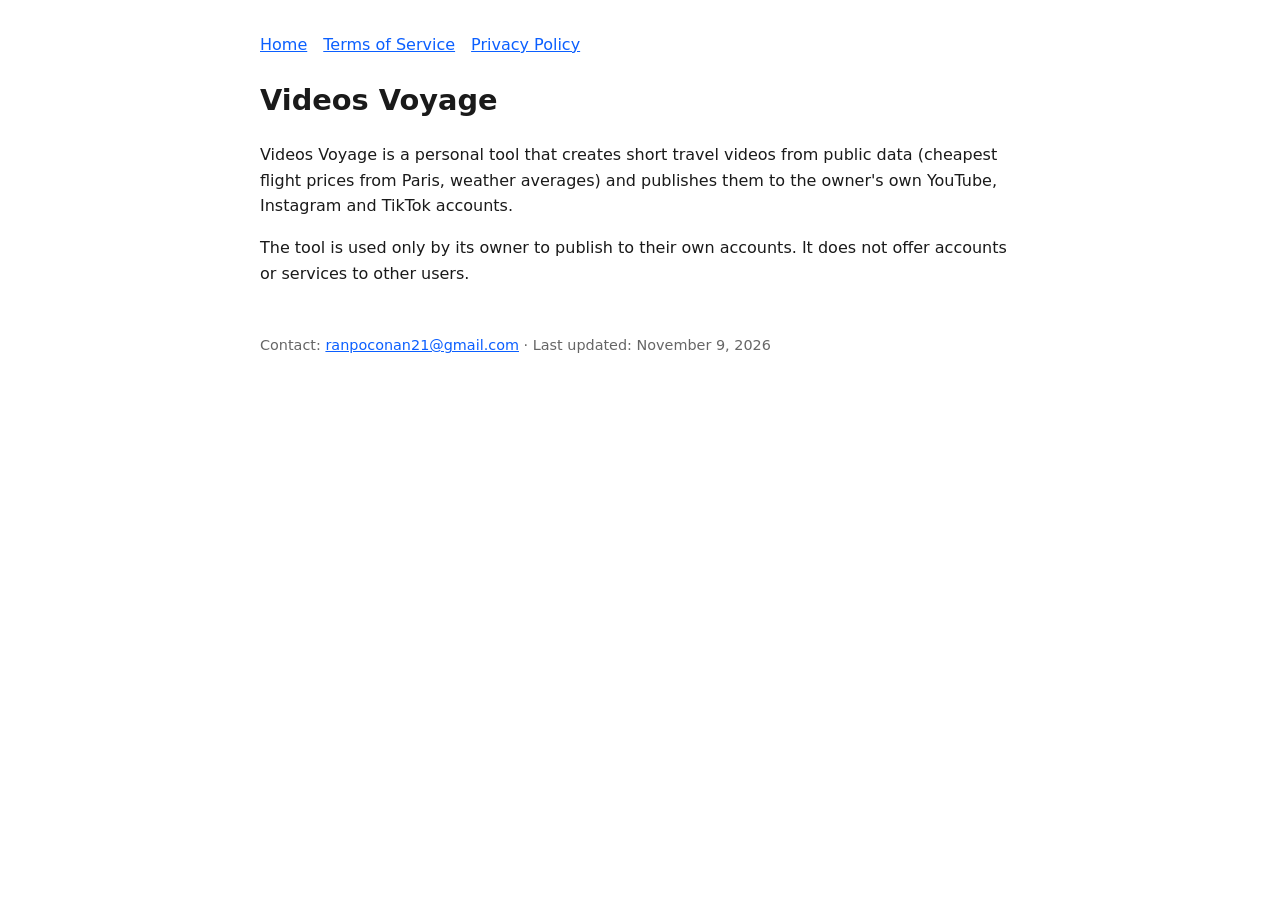
<file: index.html>
<!doctype html><html lang="en"><head><meta charset="utf-8"><meta name="viewport" content="width=device-width,initial-scale=1"><link rel="stylesheet" href="style.css"><title>Videos Voyage</title></head><body><nav><a href="index.html">Home</a><a href="terms.html">Terms of Service</a><a href="privacy.html">Privacy Policy</a></nav>
<h1>Videos Voyage</h1>
<p>Videos Voyage is a personal tool that creates short travel videos from public data (cheapest flight prices from Paris, weather averages) and publishes them to the owner's own YouTube, Instagram and TikTok accounts.</p>
<p>The tool is used only by its owner to publish to their own accounts. It does not offer accounts or services to other users.</p>
<footer>Contact: <a href="mailto:ranpoconan21@gmail.com">ranpoconan21@gmail.com</a> · Last updated: November 9, 2026</footer></body></html>
</file>
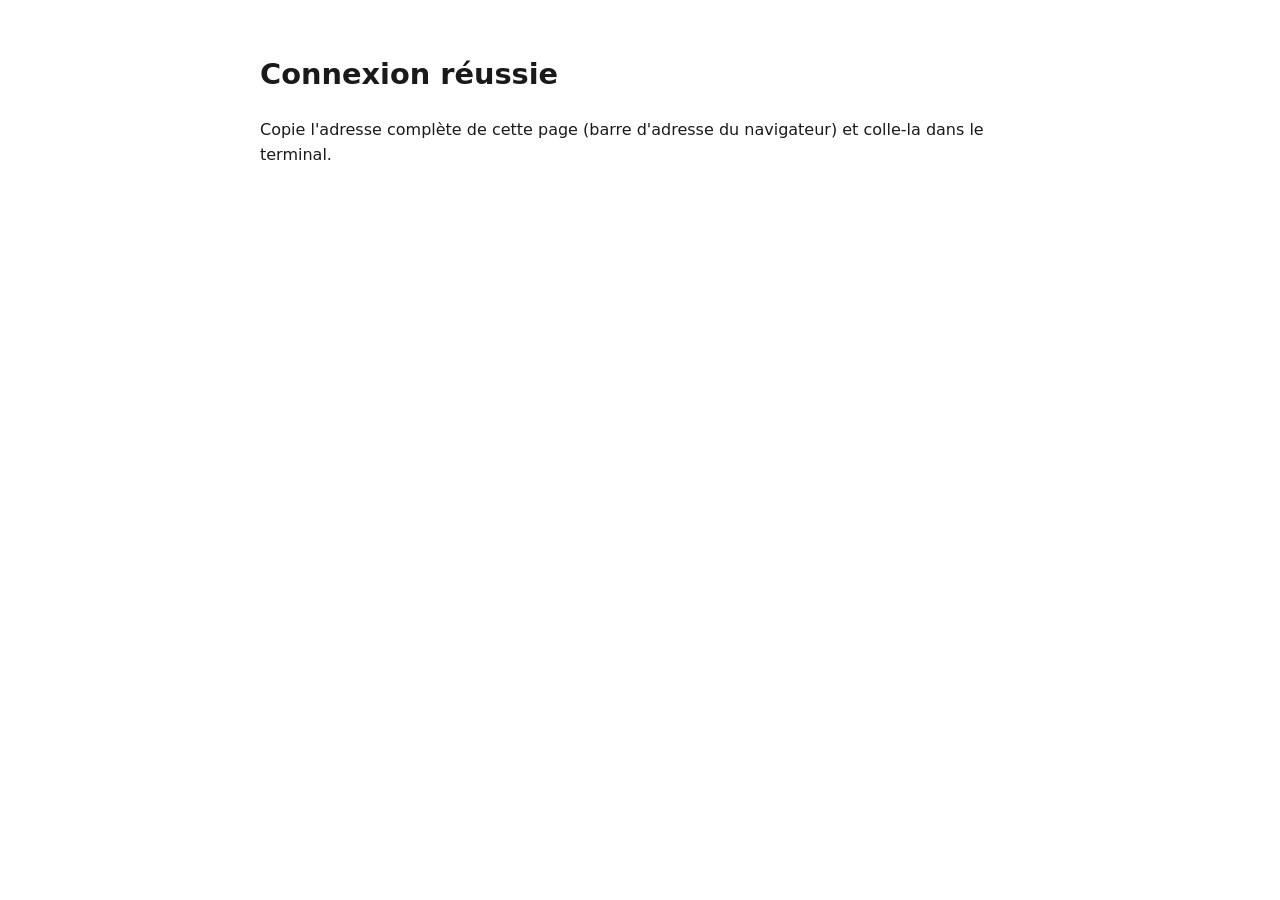
<file: callback.html>
<!doctype html><html lang="en"><head><meta charset="utf-8"><meta name="viewport" content="width=device-width,initial-scale=1"><link rel="stylesheet" href="style.css"><title>Connexion – Videos Voyage</title></head><body>
<h1>Connexion réussie</h1>
<p>Copie l'adresse complète de cette page (barre d'adresse du navigateur) et colle-la dans le terminal.</p>
</body></html>
</file>
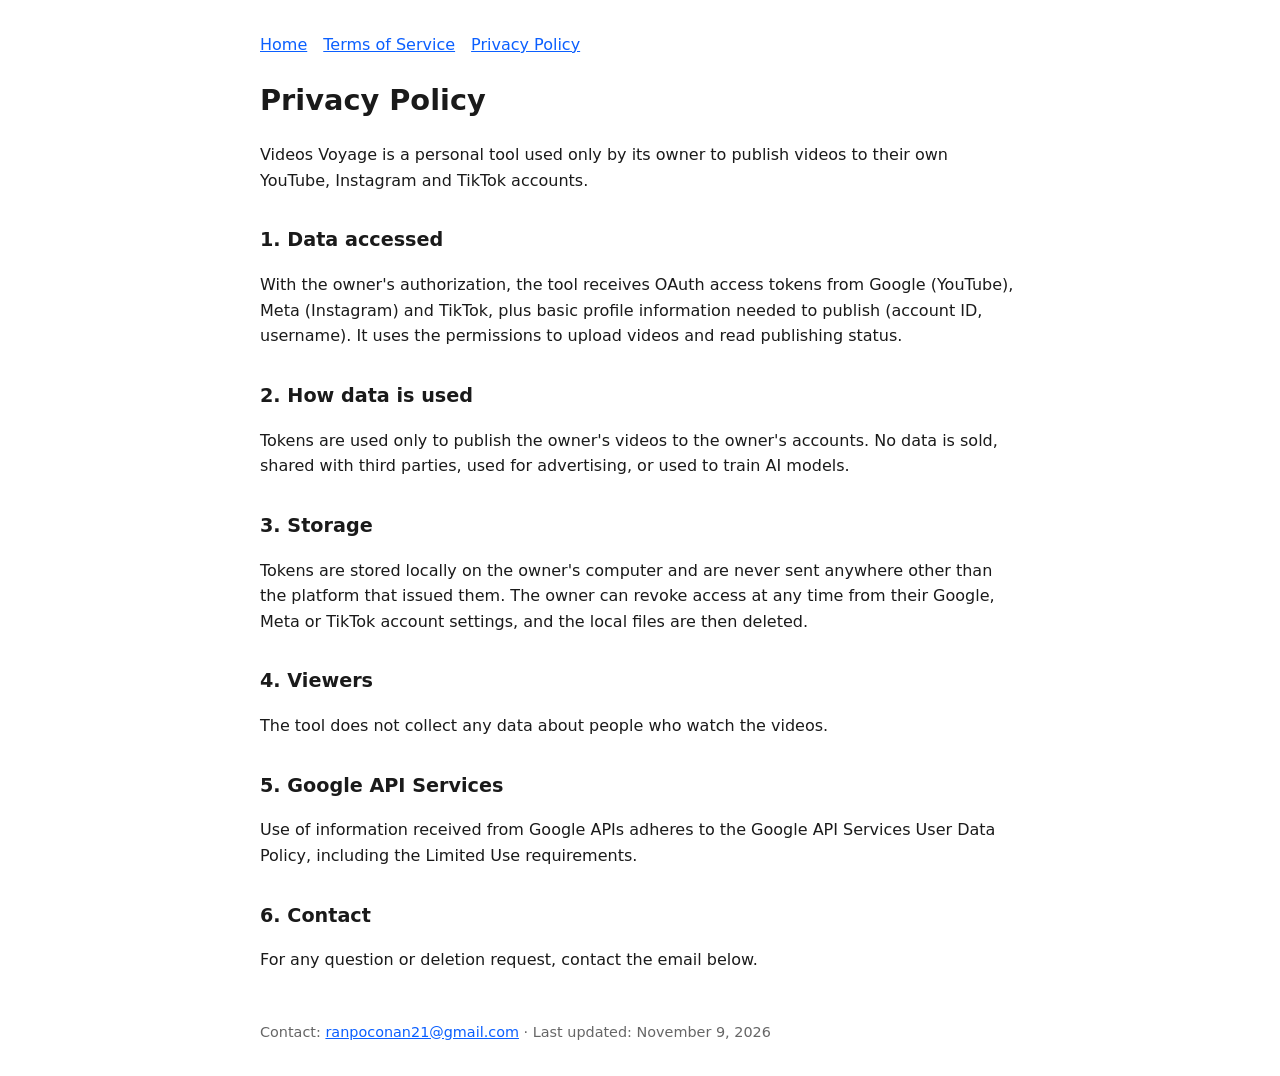
<file: privacy.html>
<!doctype html><html lang="en"><head><meta charset="utf-8"><meta name="viewport" content="width=device-width,initial-scale=1"><link rel="stylesheet" href="style.css"><title>Privacy Policy – Videos Voyage</title></head><body><nav><a href="index.html">Home</a><a href="terms.html">Terms of Service</a><a href="privacy.html">Privacy Policy</a></nav>
<h1>Privacy Policy</h1>
<p>Videos Voyage is a personal tool used only by its owner to publish videos to their own YouTube, Instagram and TikTok accounts.</p>
<h2>1. Data accessed</h2>
<p>With the owner's authorization, the tool receives OAuth access tokens from Google (YouTube), Meta (Instagram) and TikTok, plus basic profile information needed to publish (account ID, username). It uses the permissions to upload videos and read publishing status.</p>
<h2>2. How data is used</h2>
<p>Tokens are used only to publish the owner's videos to the owner's accounts. No data is sold, shared with third parties, used for advertising, or used to train AI models.</p>
<h2>3. Storage</h2>
<p>Tokens are stored locally on the owner's computer and are never sent anywhere other than the platform that issued them. The owner can revoke access at any time from their Google, Meta or TikTok account settings, and the local files are then deleted.</p>
<h2>4. Viewers</h2>
<p>The tool does not collect any data about people who watch the videos.</p>
<h2>5. Google API Services</h2>
<p>Use of information received from Google APIs adheres to the Google API Services User Data Policy, including the Limited Use requirements.</p>
<h2>6. Contact</h2>
<p>For any question or deletion request, contact the email below.</p>
<footer>Contact: <a href="mailto:ranpoconan21@gmail.com">ranpoconan21@gmail.com</a> · Last updated: November 9, 2026</footer></body></html>
</file>
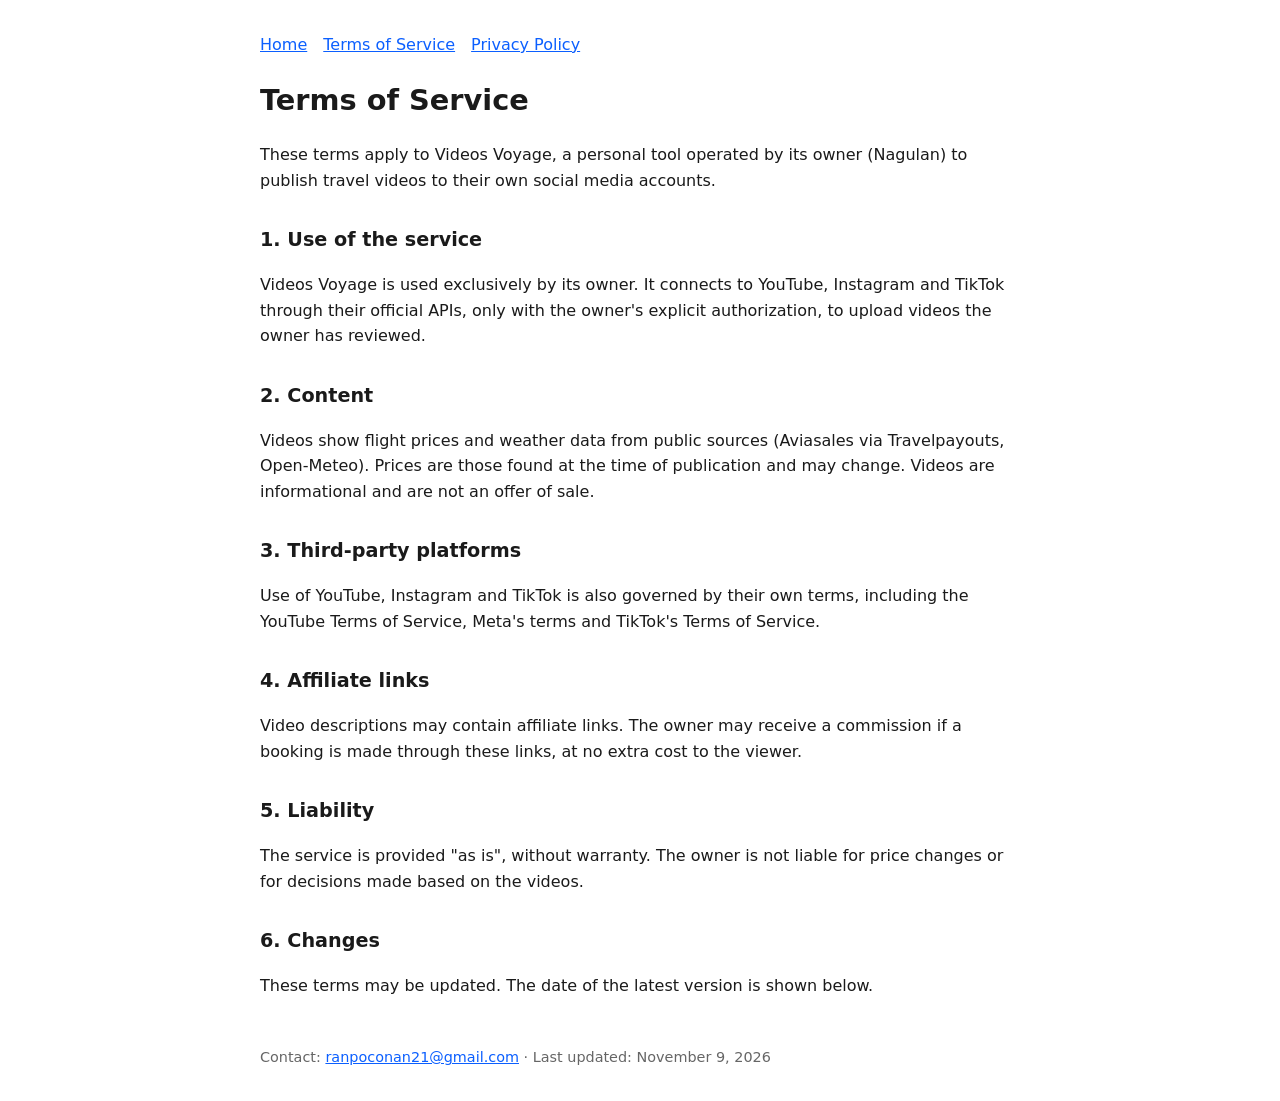
<file: terms.html>
<!doctype html><html lang="en"><head><meta charset="utf-8"><meta name="viewport" content="width=device-width,initial-scale=1"><link rel="stylesheet" href="style.css"><title>Terms of Service – Videos Voyage</title></head><body><nav><a href="index.html">Home</a><a href="terms.html">Terms of Service</a><a href="privacy.html">Privacy Policy</a></nav>
<h1>Terms of Service</h1>
<p>These terms apply to Videos Voyage, a personal tool operated by its owner (Nagulan) to publish travel videos to their own social media accounts.</p>
<h2>1. Use of the service</h2>
<p>Videos Voyage is used exclusively by its owner. It connects to YouTube, Instagram and TikTok through their official APIs, only with the owner's explicit authorization, to upload videos the owner has reviewed.</p>
<h2>2. Content</h2>
<p>Videos show flight prices and weather data from public sources (Aviasales via Travelpayouts, Open-Meteo). Prices are those found at the time of publication and may change. Videos are informational and are not an offer of sale.</p>
<h2>3. Third-party platforms</h2>
<p>Use of YouTube, Instagram and TikTok is also governed by their own terms, including the YouTube Terms of Service, Meta's terms and TikTok's Terms of Service.</p>
<h2>4. Affiliate links</h2>
<p>Video descriptions may contain affiliate links. The owner may receive a commission if a booking is made through these links, at no extra cost to the viewer.</p>
<h2>5. Liability</h2>
<p>The service is provided "as is", without warranty. The owner is not liable for price changes or for decisions made based on the videos.</p>
<h2>6. Changes</h2>
<p>These terms may be updated. The date of the latest version is shown below.</p>
<footer>Contact: <a href="mailto:ranpoconan21@gmail.com">ranpoconan21@gmail.com</a> · Last updated: November 9, 2026</footer></body></html>
</file>
<file: style.css>
body{font-family:system-ui,-apple-system,Segoe UI,sans-serif;max-width:760px;margin:0 auto;padding:32px 16px;line-height:1.6;color:#1a1a1a;background:#fff}
h1{font-size:1.8rem}h2{font-size:1.2rem;margin-top:2rem}a{color:#0b5fff}
nav a{margin-right:16px}footer{margin-top:3rem;font-size:.9rem;color:#666}
</file>
